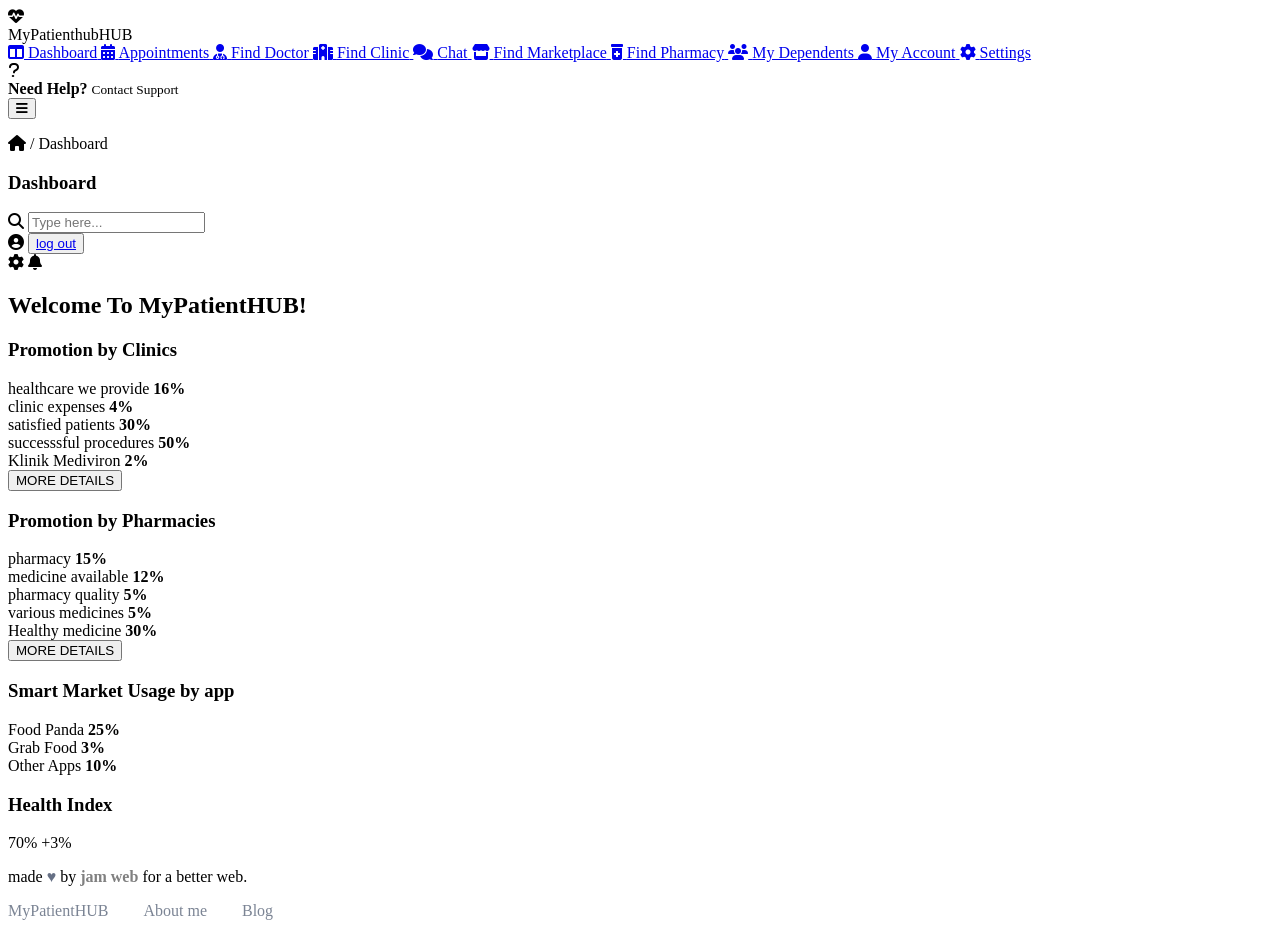
<file: index.html>
<!DOCTYPE html>
<html lang="en">

<head>
    <meta charset="UTF-8">
    <meta name="viewport" content="width=device-width, initial-scale=1.0">

    <title>MyPatientHUB Dashboard</title>

    <!-- CSS -->
    <link rel="stylesheet" href="style.css">

    <!-- Font Awesome -->
    <link rel="stylesheet"
        href="https://cdnjs.cloudflare.com/ajax/libs/font-awesome/6.5.2/css/all.min.css">
</head>

<body>

<div class="dashboard">

    <!==== Sidebar======>

    <aside class="sidebar" id="sidebar">

        <!-- LOGO -->
        <div class="logo">

            <div class="logo-icon">
                <i class="fa-solid fa-heart-pulse"></i>
            </div>

            <div class="logo-text">
                <span class="my">MyPatient</span>hub<span class="hub">HUB</span>
            </div>

        </div>


        <!-- MENU -->
        <nav class="menu">

            <a href="#" class="active">
                <i class="fa-solid fa-table-columns"></i>
                <span>Dashboard</span>
            </a>

            <a href="#">
                <i class="fa-solid fa-calendar-days"></i>
                <span>Appointments</span>
            </a>

            <a href="Find-Doctor.html">
                <i class="fa-solid fa-user-doctor"></i>
                <span>Find Doctor</span>
            </a>

            <a href="#">
                <i class="fa-solid fa-hospital"></i>
                <span>Find Clinic</span>
            </a>

            <a href="#">
                <i class="fa-solid fa-comments"></i>
                <span>Chat</span>
            </a>

            <a href="#">
                <i class="fa-solid fa-store"></i>
                <span>Find Marketplace</span>
            </a>

            <a href="#">
                <i class="fa-solid fa-prescription-bottle-medical"></i>
                <span>Find Pharmacy</span>
            </a>

            <a href="#">
                <i class="fa-solid fa-users"></i>
                <span>My Dependents</span>
            </a>

            <a href="#">
                <i class="fa-solid fa-user"></i>
                <span>My Account</span>
            </a>

            <a href="#">
                <i class="fa-solid fa-gear"></i>
                <span>Settings</span>
            </a>

        </nav>


        <!-- HELP -->
        <div class="help-box">
            <div class="help-icon">
                <i class="fa-solid fa-question"></i>
            </div>

            <div>
                <strong>Need Help?</strong>
                <small>Contact Support</small>
            </div>
        </div>

    </aside>


    <!-- ================= MAIN ================= -->

    <main class="main">


        <!-- ================= HEADER ================= -->

        <header class="header">

            <div class="header-left">

                <!-- TOGGLE BUTTON -->
                <button id="menuBtn" class="menu-btn">
                    <i class="fa-solid fa-bars"></i>
                </button>

                <div>
                    <p class="breadcrumb">
                        <i class="fa-solid fa-house"></i>
                        / Dashboard
                    </p>

                    <h3>Dashboard</h3>
                </div>

            </div>


            <div class="header-right">

                <!-- SEARCH -->
                <div class="search">
                    <i class="fa-solid fa-magnifying-glass"></i>

                    <input
                        type="text"
                        placeholder="Type here...">
                </div>

                <!-- LOGOUT -->
                <div class="logout">
                    <i class="fa-solid fa-circle-user"></i>
                    <button><a href="Login.html">log out</a></button>
                </div>

                <i class="fa-solid fa-gear header-icon"></i>

                <i class="fa-solid fa-bell header-icon"></i>

            </div>

        </header>


        <! ===== CONTENT =========>

        <section class="content">

            <h1>Welcome To MyPatientHUB!</h1>


            <!-- ================= CARDS ================= -->

            <div class="cards">


                <!-- CARD 1 -->

                <div class="card">

                    <h3>Promotion by Clinics</h3>

                    <div class="card-content">

                        <div class="donut clinic-chart"></div>

                        <div class="card-list">

                            <div>
                                <span>healthcare we provide</span>
                                <b>16%</b>
                            </div>

                            <div>
                                <span>clinic expenses</span>
                                <b>4%</b>
                            </div>

                            <div>
                                <span>satisfied patients</span>
                                <b>30%</b>
                            </div>

                            <div>
                                <span>successsful procedures</span>
                                <b>50%</b>
                            </div>

                            <div>
                                <span>Klinik Mediviron</span>
                                <b>2%</b>
                            </div>

                        </div>

                    </div>

                    <button class="details">MORE DETAILS</button>

                </div>


                <!-- CARD 2 -->

                <div class="card">

                    <h3>Promotion by Pharmacies</h3>

                    <div class="card-content">

                        <div class="donut pharmacy-chart"></div>

                        <div class="card-list">

                            <div>
                                <span>pharmacy</span>
                                <b>15%</b>
                            </div>

                            <div>
                                <span>medicine available</span>
                                <b>12%</b>
                            </div>

                            <div>
                                <span>pharmacy quality</span>
                                <b>5%</b>
                            </div>

                            <div>
                                <span>various medicines</span>
                                <b>5%</b>
                            </div>

                            <div>
                                <span>Healthy medicine</span>
                                <b>30%</b>
                            </div>

                        </div>

                    </div>

                    <button class="details">MORE DETAILS</button>

                </div>


                <!-- CARD 3 -->

                <div class="card">

                    <h3>Smart Market Usage by app</h3>

                    <div class="card-content">

                        <div class="donut market-chart"></div>

                        <div class="card-list">

                            <div>
                                <span>Food Panda</span>
                                <b>25%</b>
                            </div>

                            <div>
                                <span>Grab Food</span>
                                <b>3%</b>
                            </div>

                            <div>
                                <span>Other Apps</span>
                                <b>10%</b>
                            </div>

                        </div>

                    </div>

                </div>


                <!-- CARD 4 -->

                <div class="card health-card">

                    <h3>Health Index</h3>

                    <div class="health-number">
                        70%
                        <span>+3%</span>
                    </div>

                    <div class="graph">

                        <div class="grid-line one"></div>
                        <div class="grid-line two"></div>
                        <div class="grid-line three"></div>

                        <div class="health-line"></div>

                    </div>

                </div>

            </div>

        </section>

    </main>

</div>
<footer class="footer">

    <p>
        made
        <span class="heart">♥</span>
        by <strong>jam web</strong> for a better web.
    </p>

    <div class="footer-links">

        <a href="#">MyPatientHUB</a>

        <a href="#">About me</a>

        <a href="#">Blog</a>

    </div>

</footer>


<!-- JAVASCRIPT -->
<script src="script.js"></script>

</body>
</html>
</file>
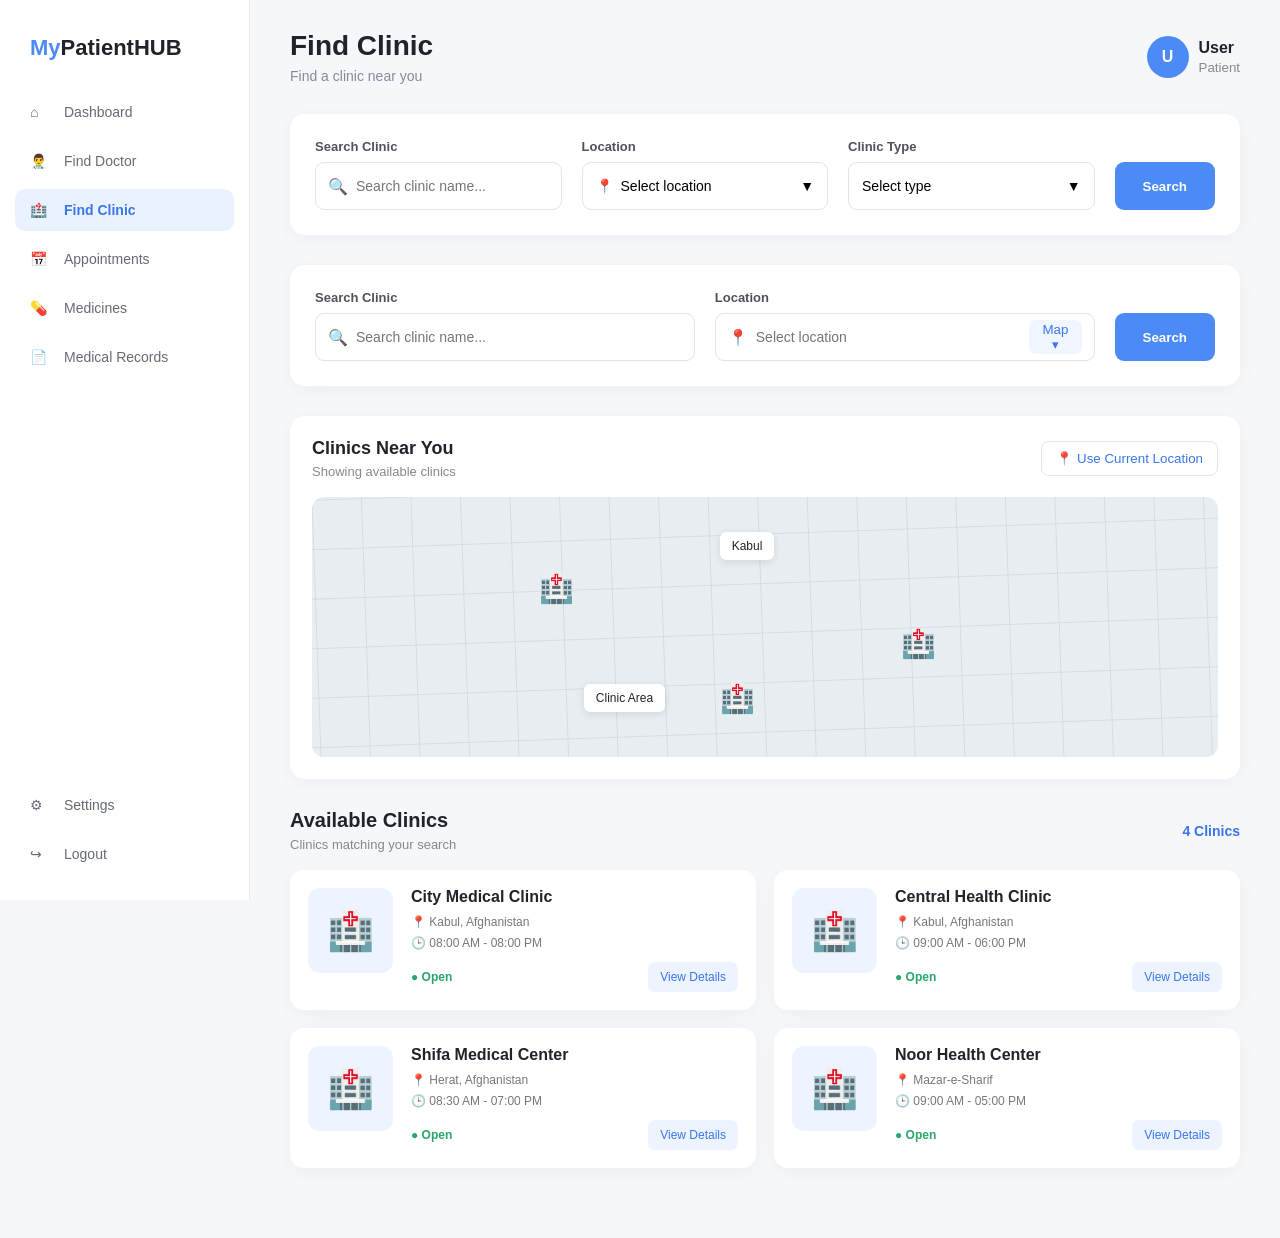
<file: find-clinic.html>
<!DOCTYPE html>
<html lang="en">
<head>
    <meta charset="UTF-8">
    <meta name="viewport" content="width=device-width, initial-scale=1.0">

    <title>Find Clinic</title>

    <link rel="stylesheet" href="find-clinic.css">
</head>

<body>

    <!-- SIDEBAR -->
    <aside class="sidebar">

        <div class="logo">
            <span>My</span>PatientHUB
        </div>

        <nav>

            <a href="#" class="menu-item">
                <span class="icon">⌂</span>
                Dashboard
            </a>

            <a href="#" class="menu-item">
                <span class="icon">👨‍⚕️</span>
                Find Doctor
            </a>

            <a href="#" class="menu-item active">
                <span class="icon">🏥</span>
                Find Clinic
            </a>

            <a href="#" class="menu-item">
                <span class="icon">📅</span>
                Appointments
            </a>

            <a href="#" class="menu-item">
                <span class="icon">💊</span>
                Medicines
            </a>

            <a href="#" class="menu-item">
                <span class="icon">📄</span>
                Medical Records
            </a>

        </nav>

        <div class="sidebar-bottom">

            <a href="#" class="menu-item">
                <span class="icon">⚙</span>
                Settings
            </a>

            <a href="#" class="menu-item">
                <span class="icon">↪</span>
                Logout
            </a>

        </div>

    </aside>


    <!-- MAIN CONTENT -->
    <main class="main-content">

        <!-- TOP BAR -->
        <header class="topbar">

            <div>
                <h1>Find Clinic</h1>
                <p>Find a clinic near you</p>
            </div>

            <div class="profile">
                <div class="profile-circle">
                    U
                </div>

                <div>
                    <strong>User</strong>
                    <small>Patient</small>
                </div>
            </div>

        </header>


        <!-- SEARCH SECTION -->
         <section class="search-section">

    <div class="search-box">

        <!-- SEARCH -->
        <div class="input-group">

            <label>Search Clinic</label>

            <div class="input-wrapper">

                <span>🔍</span>

                <input
                    type="text"
                    id="clinicSearch"
                    placeholder="Search clinic name..."
                >

            </div>

        </div>


        <!-- LOCATION DROPDOWN -->
        <div class="input-group">

            <label>Location</label>

            <div class="custom-select">

                <button
                    class="select-button"
                    id="locationButton"
                >
                    <span>📍</span>
                    <span id="locationText">
                        Select location
                    </span>
                    <span class="arrow">▼</span>
                </button>


                <div
                    class="dropdown-menu"
                    id="locationDropdown"
                >

                    <div
                        class="dropdown-option"
                        data-value="Kabul"
                    >
                        📍 Kabul
                    </div>

                    <div
                        class="dropdown-option"
                        data-value="Herat"
                    >
                        📍 Herat
                    </div>

                    <div
                        class="dropdown-option"
                        data-value="Mazar-e-Sharif"
                    >
                        📍 Mazar-e-Sharif
                    </div>

                    <div
                        class="dropdown-option"
                        data-value="Kandahar"
                    >
                        📍 Kandahar
                    </div>

                    <div
                        class="dropdown-option"
                        data-value="Jalalabad"
                    >
                        📍 Jalalabad
                    </div>

                </div>

            </div>

        </div>


        <!-- SPECIALTY DROPDOWN -->
        <div class="input-group">

            <label>Clinic Type</label>

            <div class="custom-select">

                <button
                    class="select-button"
                    id="specialtyButton"
                >

                    <span id="specialtyText">
                        Select type
                    </span>

                    <span class="arrow">
                        ▼
                    </span>

                </button>


                <div
                    class="dropdown-menu"
                    id="specialtyDropdown"
                >

                    <div
                        class="dropdown-option"
                        data-value="General"
                    >
                        General Clinic
                    </div>

                    <div
                        class="dropdown-option"
                        data-value="Dental"
                    >
                        Dental Clinic
                    </div>

                    <div
                        class="dropdown-option"
                        data-value="Eye"
                    >
                        Eye Clinic
                    </div>

                    <div
                        class="dropdown-option"
                        data-value="Children"
                    >
                        Children Clinic
                    </div>

                </div>

            </div>

        </div>


        <!-- SEARCH BUTTON -->

        <button
            class="search-button"
            id="searchButton"
        >
            Search
        </button>

    </div>

</section>
        <section class="search-section">

            <div class="search-box">

                <div class="input-group">

                    <label>Search Clinic</label>

                    <div class="input-wrapper">

                        <span>🔍</span>

                        <input
                            type="text"
                            id="clinicSearch"
                            placeholder="Search clinic name..."
                        >

                    </div>

                </div>


                <!-- LOCATION -->
                <div class="input-group">

                    <label>Location</label>

                    <div class="input-wrapper location-wrapper">

                        <span>📍</span>

                        <input
                            type="text"
                            id="locationInput"
                            placeholder="Select location"
                            readonly
                        >

                        <button
                            type="button"
                            id="locationButton"
                            class="map-button"
                        >
                            Map ▾
                        </button>


                        <!-- DROPDOWN -->
                        <div
                            id="locationDropdown"
                            class="location-dropdown"
                        >

                            <div class="dropdown-title">
                                Select Location
                            </div>

                            <div
                                class="location-option"
                                data-location="Kabul"
                            >
                                📍 Kabul
                            </div>

                            <div
                                class="location-option"
                                data-location="Herat"
                            >
                                📍 Herat
                            </div>

                            <div
                                class="location-option"
                                data-location="Mazar-e-Sharif"
                            >
                                📍 Mazar-e-Sharif
                            </div>

                            <div
                                class="location-option"
                                data-location="Kandahar"
                            >
                                📍 Kandahar
                            </div>

                            <div
                                class="location-option"
                                data-location="Jalalabad"
                            >
                                📍 Jalalabad
                            </div>

                        </div>

                    </div>

                </div>


                <button
                    class="search-button"
                    id="searchButton"
                >
                    Search
                </button>

            </div>

        </section>


        <!-- MAP -->
        <section class="map-section">

            <div class="map-header">

                <div>
                    <h2>Clinics Near You</h2>
                    <p id="resultText">
                        Showing available clinics
                    </p>
                </div>

                <button id="currentLocation">
                    📍 Use Current Location
                </button>

            </div>


            <div class="fake-map">

                <div class="map-grid"></div>

                <div class="map-label label-one">
                    Kabul
                </div>

                <div class="map-label label-two">
                    Clinic Area
                </div>

                <div class="map-marker marker-one">
                    🏥
                </div>

                <div class="map-marker marker-two">
                    🏥
                </div>

                <div class="map-marker marker-three">
                    🏥
                </div>

            </div>

        </section>


        <!-- CLINICS -->
        <section class="clinics-section">

            <div class="section-title">

                <div>
                    <h2>Available Clinics</h2>
                    <p>Clinics matching your search</p>
                </div>

                <span id="clinicCount">
                    4 Clinics
                </span>

            </div>


            <div
                class="clinic-container"
                id="clinicContainer"
            >

                <!-- CLINIC 1 -->
                <div
                    class="clinic-card"
                    data-name="City Medical Clinic"
                    data-location="Kabul"
                >

                    <div class="clinic-image">
                        🏥
                    </div>

                    <div class="clinic-info">

                        <h3>City Medical Clinic</h3>

                        <p class="clinic-location">
                            📍 Kabul, Afghanistan
                        </p>

                        <p class="clinic-time">
                            🕒 08:00 AM - 08:00 PM
                        </p>

                        <div class="clinic-bottom">

                            <span class="status">
                                ● Open
                            </span>

                            <button class="details-button">
                                View Details
                            </button>

                        </div>

                    </div>

                </div>


                <!-- CLINIC 2 -->
                <div
                    class="clinic-card"
                    data-name="Central Health Clinic"
                    data-location="Kabul"
                >

                    <div class="clinic-image">
                        🏥
                    </div>

                    <div class="clinic-info">

                        <h3>Central Health Clinic</h3>

                        <p class="clinic-location">
                            📍 Kabul, Afghanistan
                        </p>

                        <p class="clinic-time">
                            🕒 09:00 AM - 06:00 PM
                        </p>

                        <div class="clinic-bottom">

                            <span class="status">
                                ● Open
                            </span>

                            <button class="details-button">
                                View Details
                            </button>

                        </div>

                    </div>

                </div>


                <!-- CLINIC 3 -->
                <div
                    class="clinic-card"
                    data-name="Shifa Medical Center"
                    data-location="Herat"
                >

                    <div class="clinic-image">
                        🏥
                    </div>

                    <div class="clinic-info">

                        <h3>Shifa Medical Center</h3>

                        <p class="clinic-location">
                            📍 Herat, Afghanistan
                        </p>

                        <p class="clinic-time">
                            🕒 08:30 AM - 07:00 PM
                        </p>

                        <div class="clinic-bottom">

                            <span class="status">
                                ● Open
                            </span>

                            <button class="details-button">
                                View Details
                            </button>

                        </div>

                    </div>

                </div>


                <!-- CLINIC 4 -->
                <div
                    class="clinic-card"
                    data-name="Noor Health Center"
                    data-location="Mazar-e-Sharif"
                >

                    <div class="clinic-image">
                        🏥
                    </div>

                    <div class="clinic-info">

                        <h3>Noor Health Center</h3>

                        <p class="clinic-location">
                            📍 Mazar-e-Sharif
                        </p>

                        <p class="clinic-time">
                            🕒 09:00 AM - 05:00 PM
                        </p>

                        <div class="clinic-bottom">

                            <span class="status">
                                ● Open
                            </span>

                            <button class="details-button">
                                View Details
                            </button>

                        </div>

                    </div>

                </div>

            </div>

        </section>

    </main>


    <script src="find-clinic.js"></script>

</body>
</html>
</file>
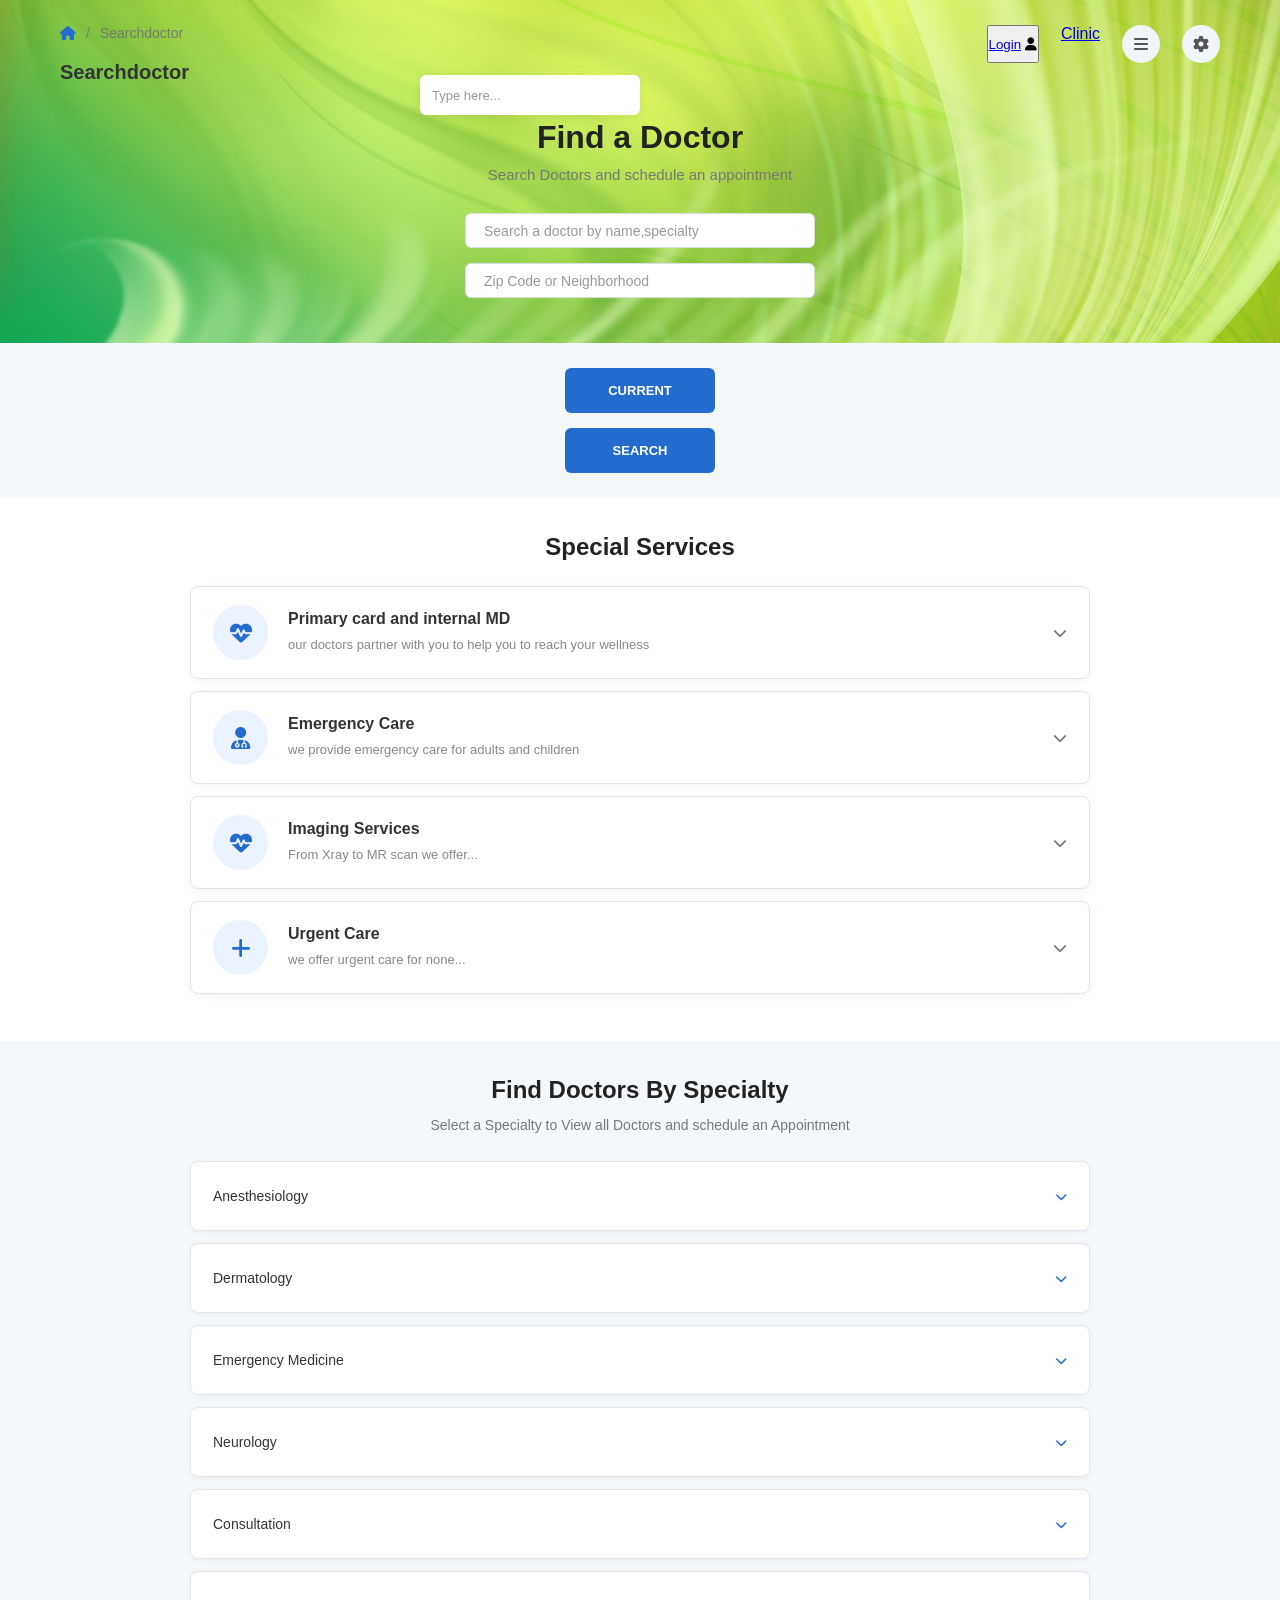
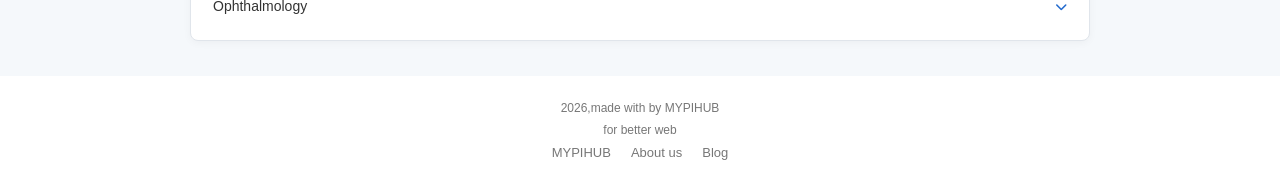
<file: Find-Doctor.html>
<!DOCTYPE html>
<html lang="en">
<head>
    <meta charset="UTF-8">
    <meta name="viewport" content="width=device-width, initial-scale=1.0">
    <title>Find Doctor</title>
    <link rel="stylesheet"
    href="https://cdnjs.cloudflare.com/ajax/libs/font-awesome/6.5.2/css/all.min.css">
    <link rel="stylesheet"
    href="Find-Doctor.css">
</head>
<body>
    <header class="doctor-header">
    <div class="breadcrumb">
        <span>
            <a href="index.html" aria-label="Go to dashboard"><i class="fa-solid fa-house"></i></a>
            </span>
        <span>/</span>
        <span>Searchdoctor</span>
    </div>
   
    <h2>Searchdoctor</h2>
     <div class="top-search">
        <input type="text"
        placeholder="Type here...">
    </div>
    <div class="header-icons">
        <button type="button"><a href="Login.html"> Login</a>
            <i class="fa-solid fa-user"></i>
        </button>
        <a href="find-clinic.html" class="header-link">Clinic</a>
        <span>
            <i class="fa-solid fa-bars"></i>
        </span>
        <span>
            <i class="fa-solid fa-gear"></i>
        </span>
    </div>
    <div  class="doctor-intro">
        <h1>Find a Doctor</h1>
        <p>
            Search Doctors and schedule an appointment
        </p>
    </div>
<!--Search Inputs-->
<div class="search-box">
    <input type="text"
    placeholder="Search a doctor by name,specialty">
    <input type="text"
    placeholder="Zip Code or Neighborhood">
</div>
</header>
<!--Search buttons-->
<section class="search-buttons">
    <button type="button">CURRENT</button>
     <button type="button">SEARCH</button>
</section>
<!--Special Services-->
<section class="special-services">
    <h2>Special Services</h2>
    <!--primary Care-->
    <div class="service-card">
        <div class="service-icon">
            <i class="fa-solid fa-heart-pulse"></i>
        </div>
        <div class="service-content">
            <h3>Primary card and internal MD</h3>
            <p>our doctors partner with you to help you to reach
                your wellness
            </p>
        </div>
        <span class="arrow">
            <i class="fa-solid fa-chevron-down"></i>
        </span>
    </div>
    <!--Emergency Care-->
    <div class="service-card">
        <div class="service-icon">
            <i class="fa-solid fa-user-doctor"></i>
        </div>
        <div class="service-content">
            <h3>Emergency Care</h3>
            <p>we provide emergency care for adults and children</p>

        </div>
        <span class="arrow">
            <i class="fa-solid fa-chevron-down"></i>
        </span>
    </div>
    <!--Imaging Services-->
    <div class="service-card">
        <div class="service-icon">
            <i class="fa-solid fa-heart-pulse"></i>
        </div>
        <div class="service-content">
            <h3>Imaging Services</h3>
            <p>From Xray to MR scan we offer...</p>
        </div>
        <span class="arrow">
            <i class="fa-solid fa-chevron-down"></i>
        </span>
    </div>
    <!--Urgent Care-->
    <div class="service-card">
        <div class="service-icon">
            <i class="fa-solid fa-plus"></i>
        </div>
        <div class="service-content">
            <h3>Urgent Care</h3>
            <p> we offer urgent care for none...</p>
        </div>
        <span class="arrow">
            <i class="fa-solid fa-chevron-down"></i>
        </span>

    </div>
</section>
<!--Doctors By Specialty-->
<section class="specialty-section">

    <h2>Find Doctors By Specialty</h2>

    <p>
        Select a Specialty to View all Doctors
        and schedule an Appointment
    </p>

    <!-- Specialty List -->

    <div class="specialty-list">

        <div class="specialty-item">
            <span>Anesthesiology</span>
            <span>
                <i class="fa-solid fa-chevron-down"></i>
            </span>
        </div>

        <div class="specialty-item">
            <span>Dermatology</span>
            <span>
                <i class="fa-solid fa-chevron-down"></i>
            </span>
        </div>

        <div class="specialty-item">
            <span>Emergency Medicine</span>
            <span>
                <i class="fa-solid fa-chevron-down"></i>
            </span>
        </div>

        <div class="specialty-item">
            <span>Neurology</span>
            <span>
                <i class="fa-solid fa-chevron-down"></i>
            </span>
        </div>

        <div class="specialty-item">
            <span>Consultation</span>
            <span>
                <i class="fa-solid fa-chevron-down"></i>
            </span>
        </div>

        <div class="specialty-item">
            <span>Ophthalmology</span>
            <span>
                <i class="fa-solid fa-chevron-down"></i>
            </span>
        </div>

    </div>

</section>
<footer class="footer">
    <p>
        2026,made with by MYPIHUB
    </p>
    <p>
        for better web
    </p>
    <div class="footer-links">
        <a href="#">MYPIHUB</a>
        <a href="#">About us</a>
        <a href="#">Blog</a>
    </div>
</footer>
<script src="Find-Doctor.js"></script>
</body>
</html>
</file>
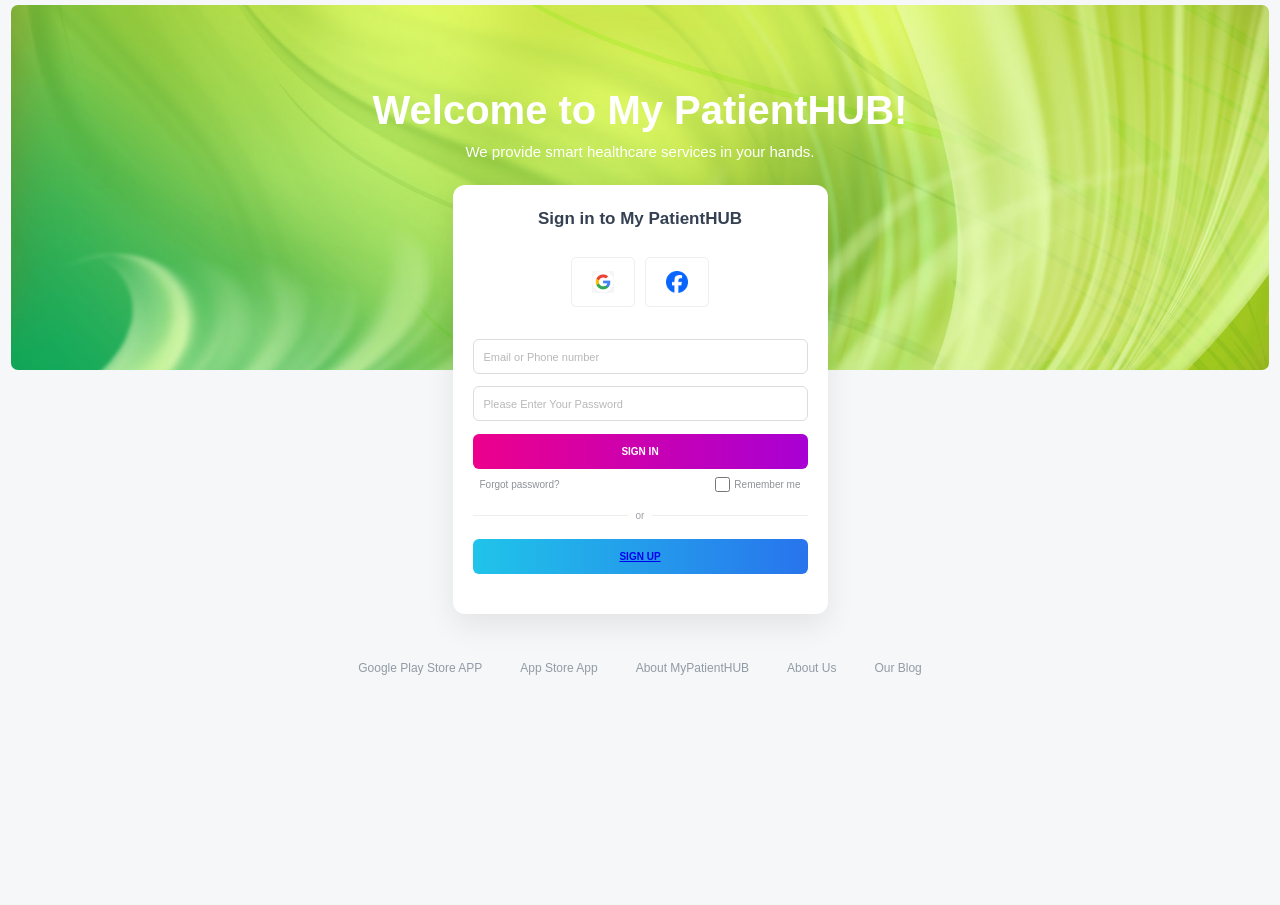
<file: Login.html>
<!DOCTYPE html>
<html lang="en">
<head>
    <meta charset="UTF-8">
    <meta name="viewport" content="width=device-width, initial-scale=1.0">
    <title>PatientHub</title>
    <link rel="stylesheet" href="nilab.css">
</head>
<!--Welcome Section-->
<section class="welcome-section">
    <h1>Welcome to My PatientHUB!</h1>
    <p>We provide smart healthcare services in your hands.</p>

</section>
<!--Sign In Form-->
<section class="login-box">
    <h2> Sign in to My PatientHUB</h2>
    <!--Social Login-->
    <div class="social-login">
        <button type="button">
            <img src="images/google.png"
            alt="Google">
        </button>
        <button type="button">
        <img src="images/facebook.png"
        alt="Facebook">
        </button>
    </div>
    <!--Login Form-->
    <Form>
        <input type="text" placeholder="Email or Phone number">
        <input type="password" placeholder="Please Enter Your Password">
        <button type="submit">SIGN IN</button>
        <!--Forgot Password and Remeber Me-->
        <div class="login-options">
            <a href="#">Forgot password?</a>
            <label>
                <input type="checkbox">
                Remember me
            </label>
        </div>
        <!--OR-->
        <div class="or">
            <span>or</span>
        </div>
        <!--Sign UP-->
        <button type="button"><a href="index.html">SIGN UP</a></button>
    </Form>
</section>
<!--Footer-->
<footer>
    <a href="#">Google Play Store APP</a>
    <a href="#">App Store App</a>
    <a href="#">About MyPatientHUB</a>
    <a href="#">About Us</a>
    <a href="#">Our Blog</a>
</footer>
<body>
    
</body>
</html>
</file>
<file: style.css>
@scope (.dashboard-page) {

/* ================= GENERAL ================= */

* {
    margin: 0;
    padding: 0;
    box-sizing: border-box;
}

body {
    font-family: Arial, sans-serif;
    background: white;
    color: gray;
}


/* ============ DASHBOARD ======= */

.dashboard {
    display: flex;
    min-height: 100vh;
}


/* ============ SIDEBAR ========== */

.sidebar {
    width: 250px;
    min-height: 100vh;
    background: white;
    padding: 20px;
    transition: 0.3s ease;
    overflow: hidden;
    flex-shrink: 0;
}


/* ======== LOGO ========= */

.logo {
    height: 70px;
    display: flex;
    align-items: center;
    gap: 10px;
    border-bottom: 1px solid #eeeeee;
    margin-bottom: 20px;
}


/* Logo circle */

.logo-icon {
    width: 42px;
    height: 42px;
    border-radius: 50%;

    background: linear-gradient(135deg, #e90087, #7048e8);

    display: flex;
    align-items: center;
    justify-content: center;

    color: white;
    font-size: 20px;

    box-shadow: 0 5px 15px rgba(233, 0, 135, 0.25);
}


/* Logo text */

.logo-text {
    font-size: 18px;
    font-weight: bold;
    white-space: nowrap;
}

.my {
    color: red;
}

.hub {
    color: pink;
}


/* ==== Menu========= */

.menu a {
    display: flex;
    align-items: center;
    gap: 15px;

    padding: 13px 15px;

    margin: 5px 0;

    border-radius: 10px;

    text-decoration: none;

    color: #667085;

    transition: 0.3s;
}

.menu a i {
    width: 22px;
    text-align: center;
}

.menu a:hover {
    background: #f7eaf4;
    color: blue;
}

.menu a.active {
    background: #f7eaf4;
    color:green;
}


/* ======= HELP ======== */

.help-box {
    margin-top: 35px;

    height: 75px;

    border-radius: 15px;

    background: linear-gradient(
        135deg,
        pink,
        purple
    );

    color: white;

    display: flex;
    align-items: center;

    gap: 12px;

    padding: 15px;
}

.help-icon {
    width: 35px;
    height: 35px;

    border-radius: 50%;

    background: rgba(255,255,255,0.2);

    display: flex;
    align-items: center;
    justify-content: center;
}

.help-box strong {
    display: block;
    font-size: 13px;
}

.help-box small {
    font-size: 10px;
    opacity: 0.8;
}


/* ============= MAIN ========= */

.main {
    flex: 1;
    min-width: 0;
}


/* ====== HEADER =========== */

.header {
    height: 100px;

    background: white;

    display: flex;
    align-items: center;
    justify-content: space-between;

    padding: 20px 35px;

    box-shadow:
        0 1px 8px rgba(0,0,0,0.05);
}


/* ========== HEADER LEFT ========= */

.header-left {
    display: flex;
    align-items: center;
    gap: 20px;
}

.breadcrumb {
    font-size: 13px;
    color: #98a2b3;
    margin-bottom: 6px;
}

.header-left h3 {
    font-size: 16px;
}


/* ============= MENU BUTTON ======= */

.menu-btn {
    width: 40px;
    height: 40px;

    border: none;

    background: #f7f8fa;

    border-radius: 8px;

    color: #667085;

    font-size: 19px;

    cursor: pointer;

    transition: 0.3s;
}

.menu-btn:hover {
    background: #f7eaf4;
    color: #e90087;
}


/* ======= HEADER RIGHT ========== */

.header-right {
    display: flex;
    align-items: center;
    gap: 20px;
}

.search {
    width: 210px;

    border: 1px solid #e4e7ec;

    border-radius: 9px;

    padding: 9px 14px;

    display: flex;
    align-items: center;

    gap: 10px;
}

.search i {
    color: #98a2b3;
}

.search input {
    border: none;
    outline: none;
    width: 100%;
}

.logout {
    display: flex;
    align-items: center;
    gap: 7px;

    font-size: 13px;

    cursor: pointer;
}

.header-icon {
    cursor: pointer;
    color: #667085;
}


/* === CONTENT ====== */

.content {
    padding: 30px;
}

.content h1 {
    font-size: 24px;
    margin-bottom: 25px;
}


/* ======= CARDS =========== */

.cards {
    display: grid;

    grid-template-columns:
        repeat(2, 1fr);

    gap: 20px;
}


/* ========= CARD ================= */

.card {
    background: white;

    border-radius: 15px;

    padding: 22px;

    min-height: 340px;

    box-shadow:
        0 2px 12px rgba(0,0,0,0.05);
}

.card h3 {
    font-size: 16px;

    margin-bottom: 20px;

    color: #344054;
}


/* ================= CARD CONTENt====== */

.card-content {
    display: flex;

    align-items: center;

    gap: 25px;
}


/* ========= DONUT ================= */

.donut {
    width: 155px;
    height: 155px;

    border-radius: 50%;

    position: relative;

    flex-shrink: 0;
}

.donut::after {
    content: "";

    position: absolute;

    width: 90px;
    height: 90px;

    background: white;

    border-radius: 50%;

    top: 32.5px;
    left: 32.5px;
}


/* Clinic */

.clinic-chart {
    background: conic-gradient(
        blue 0 32%,
        pink 32% 42%,
        yellow 42% 62%,
        green 62% 98%,
        purple 98% 100%
    );
}


/* Pharmacy */

.pharmacy-chart {
    background: conic-gradient(
        gray 0 28%,
        red 28% 48%,
        yellow 48% 58%,
        brown 58% 75%,
        black 75% 100%
    );
}


/* Market */

.market-chart {
    background: conic-gradient(
        blue 0 30%,
        black 30% 45%,
        pink 45% 65%,
        gray 65% 100%
    );
}


/* ================= LIST === */

.card-list {
    flex: 1;
}

.card-list div {
    display: flex;

    justify-content: space-between;

    gap: 10px;

    padding: 12px 0;

    border-bottom: 1px solid whitesmoke;

    font-size: 12px;
}

.card-list span {
    color: gray;
}

.card-list b {
    color: gray;
}


/* ======== BUTTON ================= */

.details {
    margin-top: 18px;

    padding: 10px 25px;

    border: none;

    border-radius: 8px;

    background: gray;

    color: white;

    font-size: 11px;

    font-weight: bold;

    cursor: pointer;
}

.details:hover {
    background: #899bbd;
}


/* ================= HEALTH ======= */

.health-number {
    font-size: 28px;
    font-weight: bold;
}

.health-number span {
    color: greenyellow;
    font-size: 13px;
}


/* ========= GRAPH ================= */

.graph {
    height: 200px;

    margin-top: 20px;

    position: relative;

    overflow: hidden;
}

.grid-line {
    position: absolute;

    width: 100%;

    border-top: 1px dashed white;
}

.grid-line.one {
    top: 30%;
}

.grid-line.two {
    top: 55%;
}

.grid-line.three {
    top: 80%;
}


/* Health graph line */

.health-line {
    position: absolute;

    width: 120%;

    height: 100px;

    left: -10%;

    top: 60px;

    border-top: 3px solid #47527c;

    border-radius: 50%;

    transform: rotate(-4deg);
}


/* =============== SIDEBAR HIDDEN ======= */

.sidebar.hide {
    width: 0;

    padding-left: 0;
    padding-right: 0;

    margin: 0;
}


/* ================= RESPONSIVE ================= */

@media (max-width: 1000px) {

    .cards {
        grid-template-columns: 1fr;
    }

    .header-right .logout,
    .header-right .header-icon {
        display: none;
    }
}


@media (max-width: 650px) {

    .sidebar {
        position: fixed;

        left: 0;
        top: 0;

        z-index: 1000;
    }

    .header {
        padding: 15px;
    }

    .content {
        padding: 20px 15px;
    }

    .search {
        width: 150px;
    }

    .card-content {
        flex-direction: column;
    }
}
/* ================= FOOTER ================= */

.footer {
    min-height: 80px;

    padding: 25px 35px;

    display: flex;

    align-items: center;

    justify-content: space-between;

    background: white;

    color: gray;

    font-size: 13px;
}

}


/* Heart */

.heart {
    color: #667085;

    font-size: 16px;
}


/* MyPiHUB */

.footer strong {
    color: gray;
}


/* Footer links */

.footer-links {
    display: flex;

    align-items: center;

    gap: 35px;
}


/* Links */

.footer-links a {
    text-decoration: none;

    color: #7b8494;

    transition: 0.3s;
}


/* When mouse goes over link */

.footer-links a:hover {
    color: #e90087;
}


/* ================= MOBILE ================= */

@media (max-width: 530px) {

    .footer {
        flex-direction: column;

        gap: 20px;

        text-align: center;
    }

    .footer-links {
        gap: 20px;
    }

}
</file>
<file: find-clinic.css>
* {
    margin: 0;
    padding: 0;
    box-sizing: border-box;
}


body {
    font-family: Arial, sans-serif;
    background: #f5f7fb;
    color: #20242a;
}


/* SIDEBAR */

.sidebar {
    width: 250px;
    height: 100vh;

    position: fixed;
    left: 0;
    top: 0;

    background: white;

    border-right: 1px solid #e7e9ee;

    padding: 25px 15px;

    display: flex;
    flex-direction: column;
}


.logo {
    font-size: 22px;
    font-weight: bold;

    padding: 10px 15px 30px;
}

.logo span {
    color: #4c8bf5;
}


nav {
    display: flex;
    flex-direction: column;
    gap: 7px;
}


.menu-item {
    text-decoration: none;
    color: #656b75;

    padding: 13px 15px;

    border-radius: 10px;

    display: flex;
    align-items: center;

    gap: 12px;

    font-size: 14px;
}


.menu-item:hover {
    background: #f0f5ff;
    color: #3977e8;
}


.menu-item.active {
    background: #eaf2ff;
    color: #3977e8;
    font-weight: bold;
}


.icon {
    width: 22px;
}


.sidebar-bottom {
    margin-top: auto;

    display: flex;
    flex-direction: column;
    gap: 7px;
}


/* MAIN */

.main-content {
    margin-left: 250px;

    min-height: 100vh;

    padding: 30px 40px;
}


/* TOPBAR */

.topbar {
    display: flex;

    justify-content: space-between;
    align-items: center;

    margin-bottom: 30px;
}


.topbar h1 {
    font-size: 28px;
    margin-bottom: 6px;
}


.topbar p {
    color: #858b95;
    font-size: 14px;
}


.profile {
    display: flex;
    align-items: center;
    gap: 10px;
}


.profile-circle {
    width: 42px;
    height: 42px;

    border-radius: 50%;

    background: #4c8bf5;
    color: white;

    display: flex;
    align-items: center;
    justify-content: center;

    font-weight: bold;
}


.profile small {
    display: block;
    color: #888;
    margin-top: 3px;
}


/* SEARCH */

.search-section {
    margin-bottom: 30px;
}


.search-box {
    background: white;

    padding: 25px;

    border-radius: 15px;

    box-shadow: 0 4px 20px rgba(0,0,0,0.04);

    display: flex;
    align-items: end;
    gap: 20px;
}


.input-group {
    flex: 1;
    position: relative;
}


.input-group label {
    display: block;

    font-size: 13px;

    font-weight: bold;

    margin-bottom: 8px;

    color: #4d535c;
}


.input-wrapper {
    height: 48px;

    border: 1px solid #e0e3e8;

    border-radius: 9px;

    display: flex;
    align-items: center;

    padding: 0 12px;

    position: relative;
}


.input-wrapper span {
    margin-right: 8px;
}


.input-wrapper input {
    border: none;
    outline: none;

    width: 100%;

    font-size: 14px;
}


.map-button {
    border: none;

    background: #f0f5ff;

    color: #3977e8;

    height: 34px;

    padding: 0 12px;

    border-radius: 7px;

    cursor: pointer;
}


.search-button {
    height: 48px;

    border: none;

    border-radius: 9px;

    padding: 0 28px;

    background: #4c8bf5;

    color: white;

    font-weight: bold;

    cursor: pointer;
}


.search-button:hover {
    background: #3977e8;
}


/* LOCATION DROPDOWN */

.location-dropdown {
    display: none;

    position: absolute;

    top: 57px;
    left: 0;

    width: 100%;

    background: white;

    border: 1px solid #e0e3e8;

    border-radius: 10px;

    box-shadow: 0 10px 30px rgba(0,0,0,0.12);

    z-index: 100;
}


.location-dropdown.show {
    display: block;
}


.dropdown-title {
    padding: 13px;

    font-size: 13px;

    font-weight: bold;

    color: #777;

    border-bottom: 1px solid #eee;
}


.location-option {
    padding: 13px;

    cursor: pointer;

    font-size: 14px;
}


.location-option:hover {
    background: #f2f6ff;

    color: #3977e8;
}


/* MAP */

.map-section {
    background: white;

    border-radius: 15px;

    padding: 22px;

    margin-bottom: 30px;

    box-shadow: 0 4px 20px rgba(0,0,0,0.04);
}


.map-header {
    display: flex;

    justify-content: space-between;

    align-items: center;

    margin-bottom: 18px;
}


.map-header h2 {
    font-size: 18px;

    margin-bottom: 5px;
}


.map-header p {
    color: #888;

    font-size: 13px;
}


#currentLocation {
    border: 1px solid #dfe5ef;

    background: white;

    padding: 9px 14px;

    border-radius: 8px;

    cursor: pointer;

    color: #3977e8;
}


.fake-map {
    height: 260px;

    border-radius: 12px;

    position: relative;

    overflow: hidden;

    background: #e8edf2;
}


.map-grid {
    position: absolute;

    width: 100%;
    height: 100%;

    background-image:
        linear-gradient(#d4dce3 1px, transparent 1px),
        linear-gradient(90deg, #d4dce3 1px, transparent 1px);

    background-size: 45px 45px;

    transform: rotate(-2deg) scale(1.1);
}


.map-label {
    position: absolute;

    background: white;

    padding: 7px 12px;

    border-radius: 6px;

    font-size: 12px;

    box-shadow: 0 2px 8px rgba(0,0,0,0.1);
}


.label-one {
    top: 35px;
    left: 45%;
}


.label-two {
    bottom: 45px;
    left: 30%;
}


.map-marker {
    position: absolute;

    font-size: 28px;

    cursor: pointer;
}


.marker-one {
    top: 75px;
    left: 25%;
}


.marker-two {
    top: 130px;
    left: 65%;
}


.marker-three {
    top: 185px;
    left: 45%;
}


/* CLINICS */

.clinics-section {
    margin-bottom: 40px;
}


.section-title {
    display: flex;

    justify-content: space-between;

    align-items: center;

    margin-bottom: 18px;
}


.section-title h2 {
    font-size: 20px;

    margin-bottom: 5px;
}


.section-title p {
    color: #888;

    font-size: 13px;
}


#clinicCount {
    color: #3977e8;

    font-size: 14px;

    font-weight: bold;
}


/* CARDS */

.clinic-container {
    display: grid;

    grid-template-columns: repeat(2, 1fr);

    gap: 18px;
}


.clinic-card {
    background: white;

    border-radius: 14px;

    padding: 18px;

    display: flex;

    gap: 18px;

    box-shadow: 0 4px 20px rgba(0,0,0,0.04);

    transition: 0.2s;
}


.clinic-card:hover {
    transform: translateY(-3px);

    box-shadow: 0 8px 25px rgba(0,0,0,0.08);
}


.clinic-image {
    width: 85px;
    height: 85px;

    border-radius: 12px;

    background: #edf4ff;

    display: flex;

    align-items: center;
    justify-content: center;

    font-size: 38px;

    flex-shrink: 0;
}


.clinic-info {
    flex: 1;
}


.clinic-info h3 {
    font-size: 16px;

    margin-bottom: 9px;
}


.clinic-location,
.clinic-time {
    color: #777;

    font-size: 12px;

    margin-bottom: 7px;
}


.clinic-bottom {
    display: flex;

    justify-content: space-between;

    align-items: center;

    margin-top: 12px;
}


.status {
    color: #28a66b;

    font-size: 12px;

    font-weight: bold;
}


.details-button {
    border: none;

    background: #edf4ff;

    color: #3977e8;

    padding: 8px 12px;

    border-radius: 7px;

    cursor: pointer;

    font-size: 12px;
}


.details-button:hover {
    background: #3977e8;

    color: white;
}


/* RESPONSIVE */

@media (max-width: 1000px) {

    .clinic-container {
        grid-template-columns: 1fr;
    }

    .search-box {
        flex-direction: column;
        align-items: stretch;
    }

    .search-button {
        width: 100%;
    }

}


@media (max-width: 700px) {

    .sidebar {
        width: 70px;

        padding: 15px 8px;
    }

    .logo {
        font-size: 0;

        text-align: center;
    }

    .logo span {
        font-size: 20px;
    }

    .menu-item {
        justify-content: center;
    }

    .menu-item:not(.active) {
        font-size: 0;
    }

    .menu-item.active {
        font-size: 0;
    }

    .icon {
        margin: 0;
    }

    .main-content {
        margin-left: 70px;

        padding: 20px;
    }

}.custom-select {
    position: relative;
    width: 100%;
}


.select-button {
    width: 100%;
    height: 48px;

    background: white;

    border: 1px solid #e0e3e8;

    border-radius: 9px;

    padding: 0 13px;

    display: flex;
    align-items: center;

    gap: 8px;

    cursor: pointer;

    font-size: 14px;

    text-align: left;
}


.select-button .arrow {
    margin-left: auto;
}


.dropdown-menu {
    display: none;

    position: absolute;

    top: 55px;
    left: 0;

    width: 100%;

    background: white;

    border: 1px solid #e0e3e8;

    border-radius: 10px;

    box-shadow:
        0 8px 25px rgba(0,0,0,0.12);

    z-index: 1000;

    overflow: hidden;
}


.dropdown-menu.show {
    display: block;
}


.dropdown-option {
    padding: 13px;

    cursor: pointer;

    font-size: 14px;
}


.dropdown-option:hover {
    background: #edf4ff;

    color: #3977e8;
}
</file>
<file: Find-Doctor.css>
/* ================= GENERAL ================= */

* {
    margin: 0;
    padding: 0;
    box-sizing: border-box;
}

body {
    font-family: Arial, sans-serif;
    background-color: #f5f8fb;
    color: #333;
}


/* ================= HEADER ================= */

.doctor-header {
    background-image: url("images/background.jpg");
    background-size: cover;
    background-position: center;
    background-repeat: no-repeat;

    padding: 25px 60px 45px;
    position: relative;
}


/* ================= BREADCRUMB ================= */

.breadcrumb {
    display: flex;
    align-items: center;
    gap: 10px;
    font-size: 14px;
    color: #777;
    margin-bottom: 20px;
}

.breadcrumb i {
    color: #246bce;
}


/* ================= PAGE TITLE ================= */

.doctor-header > h2 {
    font-size: 20px;
    color: #333;
    margin-bottom: 35px;
}


/* ================= HEADER ICONS ================= */

.header-icons {
    position: absolute;
    top: 25px;
    right: 60px;
    display: flex;
    gap: 22px;
}
.top-search{
    position: absolute;
    top:75px;
    right:50%;
    width: 220px;
    height:40px;
    background-color: #ffffff;
    border-radius: 6px;
    display: flex;
    align-items: center;
    padding: 0 12px;
    box-shadow: 0 2px 8px rgba(0, 0, 0, 0.08);
}
.top-search input{
    width: 100%;
    height:100%;
    border:none;
    outline: none;
    background: transparent;
    font-size: 13px;
    color:#555;
}
.top-search input::placeholder{
    color:#999;
}

.header-icons span {
    width: 38px;
    height: 38px;
    border-radius: 50%;
    background-color: #f1f5f9;

    display: flex;
    justify-content: center;
    align-items: center;

    color: #555;
    cursor: pointer;
}

.header-icons span:hover {
    background-color: #e4edf8;
    color: #246bce;
}


/* ================= INTRO ================= */

.doctor-intro {
    text-align: center;
    margin-bottom: 30px;
}

.doctor-intro h1 {
    font-size: 32px;
    color: #222;
    margin-bottom: 10px;
}

.doctor-intro p {
    color: #777;
    font-size: 15px;
}


/* ================= SEARCH BOX ================= */

.search-box {
    display: flex;
    flex-direction: column;
    align-items: center;
    justify-content: center;
    gap: 15px;
    width: 100%;
}

.search-box input {
    width: 350px;
    height: 35px;

    border: 1px solid #d8dee6;
    background-color: white;
    border-radius: 6px;

    padding: 0 18px;
    font-size: 14px;
    outline: none;
}

.search-box input:focus {
    border-color: #246bce;
}

.search-box input::placeholder {
    color: #999;
}


/* ================= SEARCH BUTTONS ================= */

.search-buttons {
    display: flex;
    flex-direction: column;
    align-items: center;
    justify-content: center;

    gap: 15px;
    padding: 25px 0;

    background-color: #f5f8fb;
}

.search-buttons button {
    width: 150px;
    height: 45px;

    border: none;
    border-radius: 6px;

    background-color: #246bce;
    color: white;

    font-size: 13px;
    font-weight: bold;

    cursor: pointer;
}

.search-buttons button:hover {
    background-color: #1957ad;
}


/* ================= SPECIAL SERVICES ================= */

.special-services {
    background-color: white;
    padding: 35px 60px;
}

.special-services > h2 {
    text-align: center;
    font-size: 24px;
    margin-bottom: 25px;
    color: #222;
}


/* Service Card */

.service-card {
    max-width: 900px;
    margin: 12px auto;

    min-height: 90px;
    padding: 18px 22px;

    border: 1px solid #e0e5eb;
    border-radius: 8px;

    display: flex;
    align-items: center;
    gap: 20px;

    background-color: white;

    box-shadow: 0 2px 8px rgba(0, 0, 0, 0.04);
}


/* Service Icon */

.service-icon {
    width: 55px;
    height: 55px;

    border-radius: 50%;

    background-color: #eaf3ff;
    color: #246bce;

    display: flex;
    justify-content: center;
    align-items: center;

    font-size: 22px;

    flex-shrink: 0;
}


/* Service Text */

.service-content {
    flex: 1;
}

.service-content h3 {
    font-size: 16px;
    margin-bottom: 7px;
    color: #333;
}

.service-content p {
    font-size: 13px;
    color: #888;
    line-height: 1.5;
}


/* Arrow */

.arrow {
    color: #777;
    font-size: 14px;
}


/* ================= SPECIALTY SECTION ================= */

.specialty-section {
    background-color: #f5f8fb;
    padding: 35px 60px;
    text-align: center;
}

.specialty-section h2 {
    font-size: 24px;
    color: #222;
    margin-bottom: 10px;
}

.specialty-section > p {
    font-size: 14px;
    color: #777;
    line-height: 1.6;
    margin-bottom: 25px;
}


/* ================= SPECIALTY LIST ================= */

.specialty-list {
    width: 100%;
    max-width: 900px;

    margin: 0 auto;

    display: flex;
    flex-direction: column;

    gap: 12px;
}


/* ================= SPECIALTY CARD ================= */

.specialty-item {
    width: 100%;
    min-height: 70px;

    padding: 18px 22px;

    background-color: white;

    border: 1px solid #e0e5eb;
    border-radius: 8px;

    display: flex;
    align-items: center;
    justify-content: space-between;

    text-align: left;

    font-size: 14px;

    box-shadow: 0 2px 8px rgba(0, 0, 0, 0.04);

    cursor: pointer;
}

.specialty-item:hover {
    border-color: #246bce;
}

.specialty-item i {
    color: #246bce;
    font-size: 12px;
}


/* ================= FOOTER ================= */

.footer {
    background-color: white;

    color: #777;

    padding: 25px 60px;

    display: flex;
    flex-direction: column;
    align-items: center;
    gap: 8px;
}

.footer p {
    font-size: 12px;
    color: #777;
    margin:0;
}

.footer-links {
    display: flex;
    flex-direction: row;
    gap: 20px;
}

.footer-links a {
    color: #777;
    text-decoration: none;
    font-size: 13px;
}

.footer-links a:hover {
    color: #444;
}


/* ================= RESPONSIVE ================= */

@media (max-width: 768px) {

    .doctor-header {
        padding: 20px;
    }

    .header-icons {
        right: 20px;
    }

    .search-box {
        flex-direction: column;
        align-items: center;
    }

    .search-box input {
        width: 100%;
        max-width: 450px;
    }

    .special-services,
    .specialty-section {
        padding: 30px 20px;
    }

    .specialty-list {
        width: 100%;
    }

    .footer {
        flex-direction: column;
        text-align: center;
    }

}
</file>
<file: nilab.css>
/* ==============================
   RESET
================================= */

* {
    margin: 0;
    padding: 0;
    box-sizing: border-box;
}


/* ==============================
   BODY
================================= */

body {
    font-family: Arial, sans-serif;
    background-color: #f5f7f9;
    min-height: 100vh;
}


/* ==============================
   WELCOME SECTION
================================= */

.welcome-section {
    width: calc(100% - 22px);
    height: 365px;

    margin: 5px auto 0;

    background-image: url("images/background.jpg");
    background-size: cover;
    background-position: center;

    border-radius: 7px;

    text-align: center;

    color: white;

    padding-top: 83px;
}


/* Welcome Title */

.welcome-section h1 {
    font-size: 40px;
    font-weight: 700;

    margin-bottom: 10px;
}


/* Welcome Text */

.welcome-section p {
    font-size: 15px;
    font-weight: 400;
}


/* ==============================
   LOGIN BOX
================================= */

.login-box {
    width: 375px;

    background-color: white;

    margin: -185px auto 0;

    padding: 24px 20px 40px;

    border-radius: 12px;

    box-shadow: 0 12px 30px rgba(0, 0, 0, 0.08);

    position: relative;
}


/* Login Title */

.login-box h2 {
    text-align: center;

    font-size: 17px;

    color: #354052;

    margin-bottom: 28px;
}


/* ==============================
   SOCIAL LOGIN
================================= */

.social-login {
    display: flex;

    justify-content: center;

    gap: 10px;

    margin-bottom: 32px;
}


.social-login button {
    width: 64px;
    height: 50px;

    background-color: white;

    border: 1px solid #eeeeee;

    border-radius: 5px;

    display: flex;

    align-items: center;

    justify-content: center;

    cursor: pointer;
}


.social-login img {
    width: 22px;
    height: 22px;

    object-fit: contain;
}


/* ==============================
   INPUTS
================================= */

.login-box form input[type="text"],
.login-box form input[type="password"] {
    width: 100%;
    height: 35px;

    border: 1px solid #dcdcdc;

    border-radius: 6px;

    padding: 0 10px;

    margin-bottom: 12px;

    font-size: 11px;

    outline: none;
}


.login-box form input[type="text"]::placeholder,
.login-box form input[type="password"]::placeholder {
    color: #b8b8b8;
}


.login-box form input[type="text"]:focus,
.login-box form input[type="password"]:focus {
    border-color: #bdbdbd;
}


/* ==============================
   SIGN IN BUTTON
================================= */

.login-box form > button[type="submit"] {
    width: 100%;
    height: 35px;

    border: none;

    border-radius: 6px;

    background: linear-gradient(
        90deg,
        #ed008c,
        #a800d4
    );

    color: white;

    font-size: 10px;

    font-weight: bold;

    cursor: pointer;

    margin-top: 1px;
}


/* ==============================
   LOGIN OPTIONS
================================= */

.login-options {
    display: flex;

    align-items: center;

    justify-content: space-between;

    margin-top: 8px;

    padding: 0 7px;

    font-size: 10px;
}


/* Forgot Password */

.login-options a {
    color: #8d9299;

    text-decoration: none;
}


/* Remember Me */

.login-options label {
    display: flex;

    align-items: center;

    gap: 4px;

    color: #8d9299;
}


/* Checkbox */

.login-options input[type="checkbox"] {
    width: 15px;
    height: 15px;

    margin: 0;

    accent-color: white;
}


/* ==============================
   OR
================================= */

.or {
    display: flex;

    align-items: center;

    gap: 8px;

    margin: 18px 0;
}


.or::before,
.or::after {
    content: "";

    height: 1px;

    background-color: #eeeeee;

    flex: 1;
}


.or span {
    color: #9da1a7;

    font-size: 10px;
}


/* ==============================
   SIGN UP BUTTON
================================= */

.login-box form > button[type="button"] {
    width: 100%;
    height: 35px;

    border: none;

    border-radius: 6px;

    background: linear-gradient(
        90deg,
        #20c4e9,
        #2874ed
    );

    color: white;

    font-size: 10px;

    font-weight: bold;

    cursor: pointer;
}


/* ==============================
   FOOTER
================================= */

footer {
    width: 100%;

    display: flex;

    justify-content: center;

    align-items: center;

    gap: 38px;

    margin-top: 47px;

    padding-bottom: 34px;
}


footer a {
    color: #929ba5;

    text-decoration: none;

    font-size: 12px;
}


footer a:hover {
    color: #555555;
}
</file>
